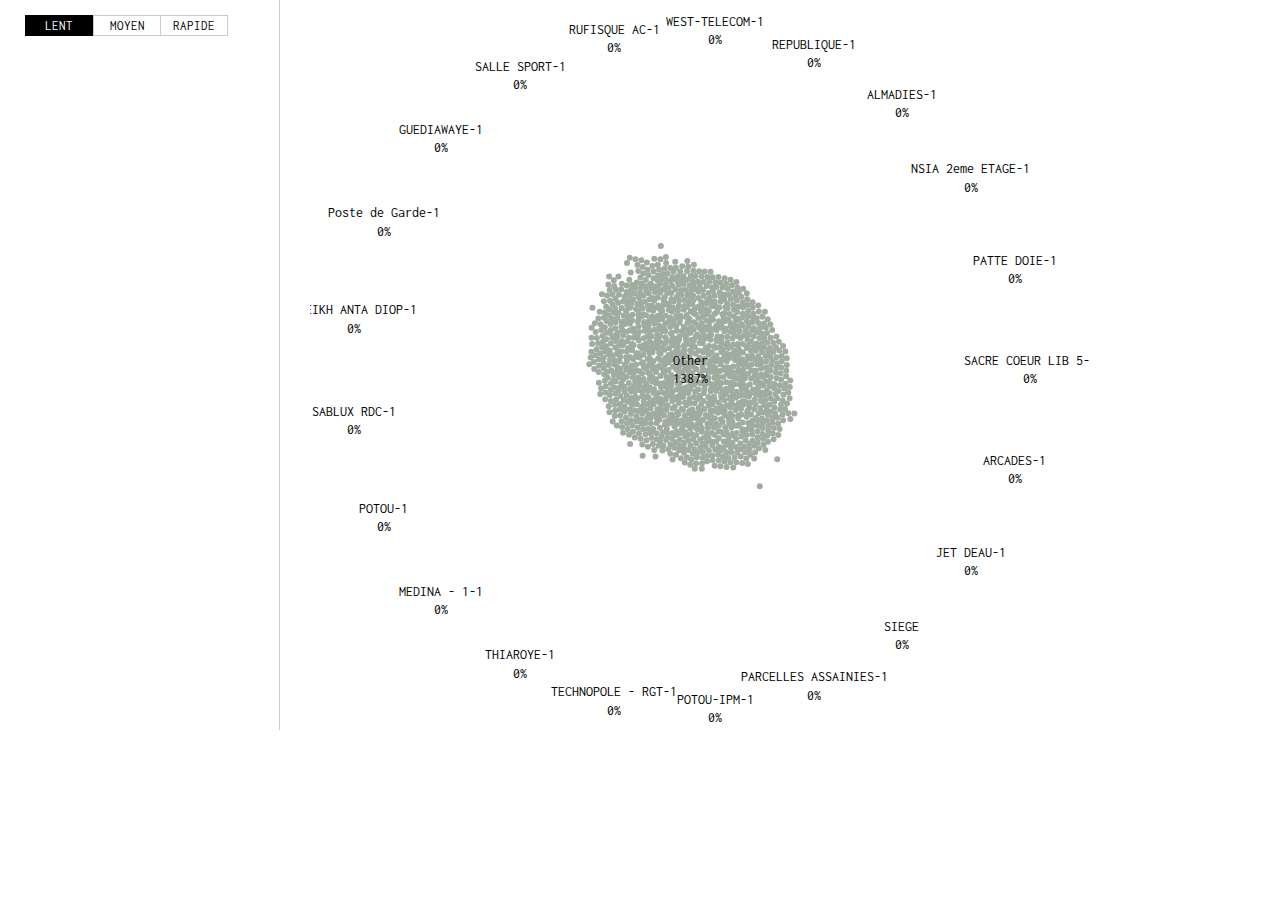
<file: month-October_November/octobreNovembre-Sonatel/index.html>
<!DOCTYPE html>
<head>
 <title>
  SONATEL SN
 </title>
 <link href="css/style.css" media="screen" rel="stylesheet" type="text/css"/>
 <link href="https://fonts.googleapis.com/css?family=Inconsolata" rel="stylesheet" type="text/css"/>
</head>
<meta charset="utf-8"/>

<meta http-equiv="refresh" content="1440">
<style>
 .node {
  stroke-width: 1.5px;
}
</style>
<body>
 <div id="main-wrapper">
  <div id="sidebar">
   <div id="current_time">

   </div>
   <div id="speed">

    <div class="togglebutton slow current" data-val="slow">
     Lent
    </div>
    <div class="togglebutton medium" data-val="medium">
     Moyen
    </div>
    <div class="togglebutton fast" data-val="fast">
     Rapide
    </div>

    <div class="clr">
    </div>
   </div>
   <div id="note">
   </div>
  </div>
  <div id="chart">
  </div>
  <div class="clr">
  </div>
 </div>
 <script src="js/d3-3-5-5.min.js"></script>
 <script>
  var USER_SPEED = "slow";

var width = 780,
    height = 800,
	padding = 1,
	maxRadius = 3;
	// color = d3.scale.category10();
	
var sched_objs = [],
	curr_minute = 0;

  var act_codes = [{'index': '0', 'short': 'SACRE COEUR LIB 5-1', 'desc': 'SACRE COEUR LIB 5-1'}, {'index': '1', 'short': 'ARCADES-1', 'desc': 'ARCADES-1'}, {'index': '2', 'short': 'JET DEAU-1', 'desc': 'JET DEAU-1'}, {'index': '3', 'short': 'SIEGE', 'desc': 'SIEGE'}, {'index': '4', 'short': 'PARCELLES ASSAINIES-1', 'desc': 'PARCELLES ASSAINIES-1'}, {'index': '5', 'short': 'POTOU-IPM-1', 'desc': 'POTOU-IPM-1'}, {'index': '6', 'short': 'TECHNOPOLE - RGT-1', 'desc': 'TECHNOPOLE - RGT-1'}, {'index': '7', 'short': 'THIAROYE-1', 'desc': 'THIAROYE-1'}, {'index': '8', 'short': 'MEDINA - 1-1', 'desc': 'MEDINA - 1-1'}, {'index': '9', 'short': 'POTOU-1', 'desc': 'POTOU-1'}, {'index': '10', 'short': 'SABLUX RDC-1', 'desc': 'SABLUX RDC-1'}, {'index': '11', 'short': 'CHEIKH ANTA DIOP-1', 'desc': 'CHEIKH ANTA DIOP-1'}, {'index': '12', 'short': 'Poste de Garde-1', 'desc': 'Poste de Garde-1'}, {'index': '13', 'short': 'GUEDIAWAYE-1', 'desc': 'GUEDIAWAYE-1'}, {'index': '14', 'short': 'SALLE SPORT-1', 'desc': 'SALLE SPORT-1'}, {'index': '15', 'short': 'RUFISQUE AC-1', 'desc': 'RUFISQUE AC-1'}, {'index': '16', 'short': 'WEST-TELECOM-1', 'desc': 'WEST-TELECOM-1'}, {'index': '17', 'short': 'REPUBLIQUE-1', 'desc': 'REPUBLIQUE-1'}, {'index': '18', 'short': 'ALMADIES-1', 'desc': 'ALMADIES-1'}, {'index': '19', 'short': 'NSIA 2eme ETAGE-1', 'desc': 'NSIA 2eme ETAGE-1'}, {'index': '20', 'short': 'PATTE DOIE-1', 'desc': 'PATTE DOIE-1'}, {'index': '21', 'short': 'Other', 'desc': 'Other'}];


var speeds = { "slow": 1000, "medium": 200, "fast": 50 };


var notes_index = 0;


// Activity to put in center of circle arrangement
var center_act = "Other",
	center_pt = { "x": 380, "y": 365 };


// Coordinates for activities
var foci = {};
act_codes.forEach(function(code, i) {
	if (code.desc == center_act) {
		foci[code.index] = center_pt;
	} else {
		var theta = 2 * Math.PI / (act_codes.length-1);
		foci[code.index] = {x: 250 * Math.cos(i * theta)+380, y: 250 * Math.sin(i * theta)+365 };
	}
});


// Start the SVG
var svg = d3.select("#chart").append("svg")
    .attr("width", width)
    .attr("height", height);


// Load data and let's do it.
d3.tsv("octobre4.tsv", function(error, data) {
	
	data.forEach(function(d) {
		var day_array = d.month.split(",");
		var activities = [];
		//Ajout de la position initiale et la durée de présence
		activities.push({'act': day_array[0], 'duration': +day_array[1]});
		for (var i=2; i < day_array.length; i=i+2) {
			activities.push({'act': day_array[i], 'duration': +day_array[i+1]});
		}
		sched_objs.push(activities);
	});
	
	// Used for percentages by minute
	var act_counts = { "0": 0, "1": 0, "2": 0, "3": 0, "4": 0, "5": 0, "6": 0, "7": 0, "8": 0, "9": 0, "10": 0, "11": 0,
     "12": 0, "13": 0, "14": 0, "15": 0, "16": 0, "17": 0, "18": 0, "19": 0, "20": 0, "21": 0 };
	
	// A node for each person's schedule
	var nodes = sched_objs.map(function(o,i) {
		var act = o[0].act;
		act_counts[act] += 1;
		var init_x = foci[act].x + Math.random();
		var init_y = foci[act].y + Math.random();
		return {
			act: act,
			radius: 3,
			x: init_x,
			y: init_y,
			color: color(act),
			moves: 0,
			next_move_time: o[0].duration,
			sched: o,
		}
	});

	var force = d3.layout.force()
		.nodes(nodes)
		.size([width, height])
		.gravity(0)
		.charge(0)
		.friction(.9)
		.on("tick", tick)
		.start();

	var circle = svg.selectAll("circle")
		.data(nodes)
	  .enter().append("circle")
		.attr("r", function(d) { return d.radius; })
		.style("fill", function(d) { return d.color; });
	
	// Activity labels
	var label = svg.selectAll("text")
		.data(act_codes)
	  .enter().append("text")
		.attr("class", "actlabel")
		.attr("x", function(d, i) {
			if (d.desc == center_act) {
				return center_pt.x;
			} else {
				var theta = 2 * Math.PI / (act_codes.length-1);
				return 340 * Math.cos(i * theta)+380;
			}
			
		})
		.attr("y", function(d, i) {
			if (d.desc == center_act) {
				return center_pt.y;
			} else {
				var theta = 2 * Math.PI / (act_codes.length-1);
				return 340 * Math.sin(i * theta)+365;
			}
			
		});
		
	label.append("tspan")
		.attr("x", function() { return d3.select(this.parentNode).attr("x"); })
		.attr("text-anchor", "middle")
		.text(function(d) {
			return d.short;
		});
	label.append("tspan")
		.attr("dy", "1.3em")
		.attr("x", function() { return d3.select(this.parentNode).attr("x"); })
		.attr("text-anchor", "middle")
		.attr("class", "actpct")
		.text(function(d) {
			return act_counts[d.index] + "%";
		});
		

	// Update nodes based on activity and duration
	function timer() {
		d3.range(nodes.length).map(function(i) {
			var curr_node = nodes[i],
				curr_moves = curr_node.moves; 

			// Time to go to next activity
			if (curr_node.next_move_time == curr_minute) {
				if (curr_node.moves == curr_node.sched.length-1) {
					curr_moves = 0;
				} else {
					curr_moves += 1;
				}
			
				// Subtract from current activity count
				act_counts[curr_node.act] -= 1;
			
				// Move on to next activity
				curr_node.act = curr_node.sched[ curr_moves ].act;
			
				// Add to new activity count
				act_counts[curr_node.act] += 1;
			
				curr_node.moves = curr_moves;
				curr_node.cx = foci[curr_node.act].x;
				curr_node.cy = foci[curr_node.act].y;
			
				nodes[i].next_move_time += nodes[i].sched[ curr_node.moves ].duration;
			}

		});

		force.resume();
		curr_minute += 1;

		// Update percentages
		label.selectAll("tspan.actpct")
			.text(function(d) {
				return readablePercent(act_counts[d.index]);
			});
	
		// Update time
		var true_minute = curr_minute % 1440;
		d3.select("#current_time").text(minutesToTime(true_minute));
		
		
		
		setTimeout(timer, speeds[USER_SPEED]);
	}
	setTimeout(timer, speeds[USER_SPEED]);
	
	
	
		
	function tick(e) {
	  var k = 0.04 * e.alpha;
  
	  // Push nodes toward their designated focus.
	  nodes.forEach(function(o, i) {
		var curr_act = o.act;
		
		// Make sleep more sluggish moving.
		if (curr_act == "0") {
			var damper = 0.6;
		} else {
			var damper = 1;
		}
		o.color = color(curr_act);
	    o.y += (foci[curr_act].y - o.y) * k * damper;
	    o.x += (foci[curr_act].x - o.x) * k * damper;
	  });

	  circle
	  	  .each(collide(.5))
	  	  .style("fill", function(d) { return d.color; })
	      .attr("cx", function(d) { return d.x; })
	      .attr("cy", function(d) { return d.y; });
	}


	// Resolve collisions between nodes.
	function collide(alpha) {
	  var quadtree = d3.geom.quadtree(nodes);
	  return function(d) {
	    var r = d.radius + maxRadius + padding,
	        nx1 = d.x - r,
	        nx2 = d.x + r,
	        ny1 = d.y - r,
	        ny2 = d.y + r;
	    quadtree.visit(function(quad, x1, y1, x2, y2) {
	      if (quad.point && (quad.point !== d)) {
	        var x = d.x - quad.point.x,
	            y = d.y - quad.point.y,
	            l = Math.sqrt(x * x + y * y),
	            r = d.radius + quad.point.radius + (d.act !== quad.point.act) * padding;
	        if (l < r) {
	          l = (l - r) / l * alpha;
	          d.x -= x *= l;
	          d.y -= y *= l;
	          quad.point.x += x;
	          quad.point.y += y;
	        }
	      }
	      return x1 > nx2 || x2 < nx1 || y1 > ny2 || y2 < ny1;
	    });
	  };
	}
	
	
	
	
	// Speed toggle
	d3.selectAll(".togglebutton")
      .on("click", function() {
        if (d3.select(this).attr("data-val") == "slow") {
            d3.select(".slow").classed("current", true);
			d3.select(".medium").classed("current", false);
            d3.select(".fast").classed("current", false);
        } else if (d3.select(this).attr("data-val") == "medium") {
            d3.select(".slow").classed("current", false);
			d3.select(".medium").classed("current", true);
            d3.select(".fast").classed("current", false);
        } 
		else {
            d3.select(".slow").classed("current", false);
			d3.select(".medium").classed("current", false);
			d3.select(".fast").classed("current", true);
        }
		
		USER_SPEED = d3.select(this).attr("data-val");
    });
}); // @end d3.tsv



function color(activity) {
	
	var colorByActivity = {
		"0": "#e0d400",
		"1": "#1c8af9",
		"2": "#51BC05",
		"3": "#FF7F00",
		"4": "#DB32A4",
		"5": "#00CDF8",
		"6": "#E63B60",
		"7": "#8E5649",
		"8": "#68c99e",
		"9": "#a477c8",
		"10": "#5C76EC",
		"11": "#E773C3",
		"12": "#799fd2",
		"13": "#038a6c",
		"14": "#cc87fa",
		"15": "#ee8e76",
		"16": "#bbbbbb",
		"17": "#3933FF",
		"18": "#FF3349",
		"19": "#C2A7AA",
		"20": "#24E31B",
		"21": "#A0AC9F",
	}
	
	return colorByActivity[activity];
	
}



// Output readable percent based on count.
function readablePercent(n) {
	
	var pct = 100 * n / 1462;
	if (pct < 1 && pct > 0) {
		pct = "<1%";
	} else {
		pct = Math.round(pct) + "%";
	}
	
	return pct;
}


//Function minutesToTime for visualization
/*function minutesToTime(m) {
   var minutes = (m) % 1440;
   var hh = Math.floor(minutes / 60);
   var mm = minutes % 60;
   if (hh < 10) {
   	hh = "0" + hh;
   }
   if (mm < 10) {
    mm = "0" + mm;
   }
   return hh + ":" + mm; 
}*/


 </script>
</body>
</file>
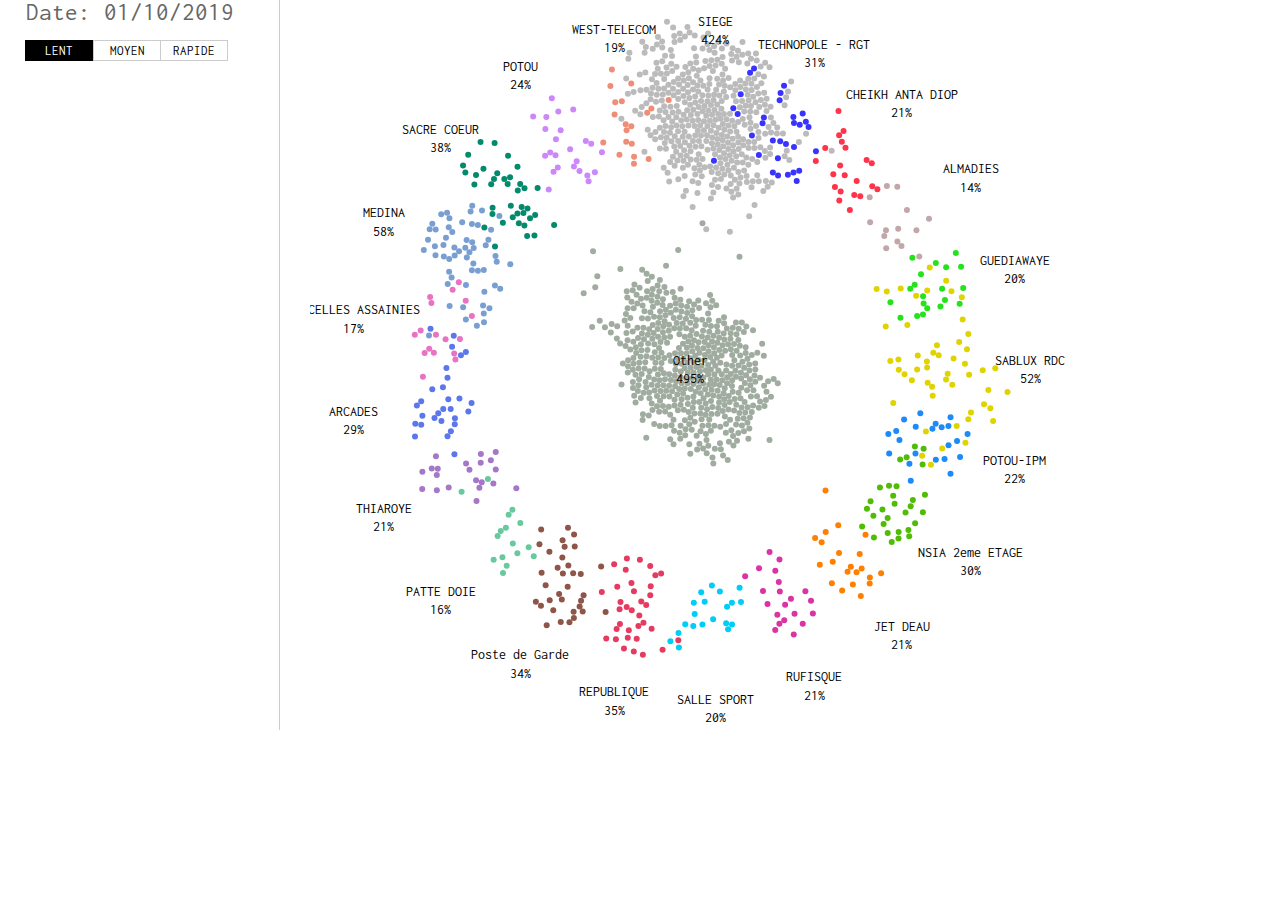
<file: versions/octobreNovembre-Sonatel/index.html>
<!DOCTYPE html>
<head>
 <title>
  SONATEL SN
 </title>
 <link href="css/style.css" media="screen" rel="stylesheet" type="text/css"/>
 <link href="https://fonts.googleapis.com/css?family=Inconsolata" rel="stylesheet" type="text/css"/>
</head>
<meta charset="utf-8"/>

<meta http-equiv="refresh" content="1440">
<style>
 .node {
  stroke-width: 1.5px;
}
</style>
<body>
 <div id="main-wrapper">
  <div id="sidebar">

   <div id="current_time">
   	 Date: 01/10/2019
   </div>
   <div id="speed">

    <div class="togglebutton slow current" data-val="slow">
     Lent
    </div>
    <div class="togglebutton medium" data-val="medium">
     Moyen
    </div>
    <div class="togglebutton fast" data-val="fast">
     Rapide
    </div>

    <div class="clr">
    </div>
   </div>
   <div id="note">
   </div>
  </div>
  <div id="chart">
  </div>
  <div class="clr">
  </div>
 </div>
 <script src="js/d3-3-5-5.min.js"></script>
 <script>
  var USER_SPEED = "slow";

var width = 780,
    height = 800,
	padding = 1,
	maxRadius = 3;
	// color = d3.scale.category10();
	
var sched_objs = [],
	curr_minute = 0;

  var act_codes = [{'index': '0', 'short': 'SABLUX RDC', 'desc': 'SABLUX RDC'}, {'index': '1', 'short': 'POTOU-IPM', 'desc': 'POTOU-IPM'}, {'index': '2', 'short': 'NSIA 2eme ETAGE', 'desc': 'NSIA 2eme ETAGE'}, {'index': '3', 'short': 'JET DEAU', 'desc': 'JET DEAU'}, {'index': '4', 'short': 'RUFISQUE', 'desc': 'RUFISQUE'}, {'index': '5', 'short': 'SALLE SPORT', 'desc': 'SALLE SPORT'}, {'index': '6', 'short': 'REPUBLIQUE', 'desc': 'REPUBLIQUE'}, {'index': '7', 'short': 'Poste de Garde', 'desc': 'Poste de Garde'}, {'index': '8', 'short': 'PATTE DOIE', 'desc': 'PATTE DOIE'}, {'index': '9', 'short': 'THIAROYE', 'desc': 'THIAROYE'}, {'index': '10', 'short': 'ARCADES', 'desc': 'ARCADES'}, {'index': '11', 'short': 'PARCELLES ASSAINIES', 'desc': 'PARCELLES ASSAINIES'}, {'index': '12', 'short': 'MEDINA', 'desc': 'MEDINA'}, {'index': '13', 'short': 'SACRE COEUR', 'desc': 'SACRE COEUR'}, {'index': '14', 'short': 'POTOU', 'desc': 'POTOU'}, {'index': '15', 'short': 'WEST-TELECOM', 'desc': 'WEST-TELECOM'}, {'index': '16', 'short': 'SIEGE', 'desc': 'SIEGE'}, {'index': '17', 'short': 'TECHNOPOLE - RGT', 'desc': 'TECHNOPOLE - RGT'}, {'index': '18', 'short': 'CHEIKH ANTA DIOP', 'desc': 'CHEIKH ANTA DIOP'}, {'index': '19', 'short': 'ALMADIES', 'desc': 'ALMADIES'}, {'index': '20', 'short': 'GUEDIAWAYE', 'desc': 'GUEDIAWAYE'}, {'index': '21', 'short': 'Other', 'desc': 'Other'}];


var speeds = { "slow": 1000, "medium": 200, "fast": 50 };


var notes_index = 0;


// Activity to put in center of circle arrangement
var center_act = "Other",
	center_pt = { "x": 380, "y": 365 };


// Coordinates for activities
var foci = {};
act_codes.forEach(function(code, i) {
	if (code.desc == center_act) {
		foci[code.index] = center_pt;
	} else {
		var theta = 2 * Math.PI / (act_codes.length-1);
		foci[code.index] = {x: 250 * Math.cos(i * theta)+380, y: 250 * Math.sin(i * theta)+365 };
	}
});


// Start the SVG
var svg = d3.select("#chart").append("svg")
    .attr("width", width)
    .attr("height", height);


// Load data and let's do it.
d3.tsv("file.tsv", function(error, data) {
	
	data.forEach(function(d) {
		var day_array = d.day.split(",");
		var activities = [];
		//Ajout de la position initiale et la durée de présence
		activities.push({'act': day_array[0], 'duration': +day_array[1]});
		for (var i=2; i < day_array.length; i=i+2) {
			activities.push({'act': day_array[i], 'duration': +day_array[i+1]});
		}
		sched_objs.push(activities);
	});
	
	// Used for percentages by minute
	var act_counts = { "0": 0, "1": 0, "2": 0, "3": 0, "4": 0, "5": 0, "6": 0, "7": 0, "8": 0, "9": 0, "10": 0, "11": 0,
     "12": 0, "13": 0, "14": 0, "15": 0, "16": 0, "17": 0, "18": 0, "19": 0, "20": 0, "21": 0 };
	
	// A node for each person's schedule
	var nodes = sched_objs.map(function(o,i) {
		var act = o[0].act;
		act_counts[act] += 1;
		var init_x = foci[act].x + Math.random();
		var init_y = foci[act].y + Math.random();
		return {
			act: act,
			radius: 3,
			x: init_x,
			y: init_y,
			color: color(act),
			moves: 0,
			next_move_time: o[0].duration,
			sched: o,
		}
	});

	var force = d3.layout.force()
		.nodes(nodes)
		.size([width, height])
		.gravity(0)
		.charge(0)
		.friction(.9)
		.on("tick", tick)
		.start();

	var circle = svg.selectAll("circle")
		.data(nodes)
	  .enter().append("circle")
		.attr("r", function(d) { return d.radius; })
		.style("fill", function(d) { return d.color; });
	
	// Activity labels
	var label = svg.selectAll("text")
		.data(act_codes)
	  .enter().append("text")
		.attr("class", "actlabel")
		.attr("x", function(d, i) {
			if (d.desc == center_act) {
				return center_pt.x;
			} else {
				var theta = 2 * Math.PI / (act_codes.length-1);
				return 340 * Math.cos(i * theta)+380;
			}
			
		})
		.attr("y", function(d, i) {
			if (d.desc == center_act) {
				return center_pt.y;
			} else {
				var theta = 2 * Math.PI / (act_codes.length-1);
				return 340 * Math.sin(i * theta)+365;
			}
			
		});
		
	label.append("tspan")
		.attr("x", function() { return d3.select(this.parentNode).attr("x"); })
		.attr("text-anchor", "middle")
		.text(function(d) {
			return d.short;
		});
	label.append("tspan")
		.attr("dy", "1.3em")
		.attr("x", function() { return d3.select(this.parentNode).attr("x"); })
		.attr("text-anchor", "middle")
		.attr("class", "actpct")
		.text(function(d) {
			return act_counts[d.index] + "%";
		});
		

	// Update nodes based on activity and duration
	function timer() {
		d3.range(nodes.length).map(function(i) {
			var curr_node = nodes[i],
				curr_moves = curr_node.moves; 

			// Time to go to next activity
			if (curr_node.next_move_time == curr_minute) {
				if (curr_node.moves == curr_node.sched.length-1) {
					curr_moves = 0;
				} else {
					curr_moves += 1;
				}
			
				// Subtract from current activity count
				act_counts[curr_node.act] -= 1;
			
				// Move on to next activity
				curr_node.act = curr_node.sched[ curr_moves ].act;
			
				// Add to new activity count
				act_counts[curr_node.act] += 1;
			
				curr_node.moves = curr_moves;
				curr_node.cx = foci[curr_node.act].x;
				curr_node.cy = foci[curr_node.act].y;
			
				nodes[i].next_move_time += nodes[i].sched[ curr_node.moves ].duration;
			}

		});

		force.resume();
		curr_minute += 1;

		// Update percentages
		label.selectAll("tspan.actpct")
			.text(function(d) {
				return readablePercent(act_counts[d.index]);
			});
	
		// Update time
		var true_minute = curr_minute % (61*7);	// 61 represents the number of days and 7 represents 7 seconds
		d3.select("#current_time").text(minutesToTime(true_minute));

		
		
		
		setTimeout(timer, speeds[USER_SPEED]);
		//setTimeout(timer, 5000);
	}
	setTimeout(timer, speeds[USER_SPEED]);
	//setTimeout(timer, 5000);
	
	
		
	function tick(e) {
	  var k = 0.04 * e.alpha;
  
	  // Push nodes toward their designated focus.
	  nodes.forEach(function(o, i) {
		var curr_act = o.act;
		
		// Make sleep more sluggish moving.
		if (curr_act == "0") {
			var damper = 0.6;
		} else {
			var damper = 1;
		}
		o.color = color(curr_act);
	    o.y += (foci[curr_act].y - o.y) * k * damper;
	    o.x += (foci[curr_act].x - o.x) * k * damper;
	  });

	  circle
	  	  .each(collide(.5))
	  	  .style("fill", function(d) { return d.color; })
	      .attr("cx", function(d) { return d.x; })
	      .attr("cy", function(d) { return d.y; });
	}


	// Resolve collisions between nodes.
	function collide(alpha) {
	  var quadtree = d3.geom.quadtree(nodes);
	  return function(d) {
	    var r = d.radius + maxRadius + padding,
	        nx1 = d.x - r,
	        nx2 = d.x + r,
	        ny1 = d.y - r,
	        ny2 = d.y + r;
	    quadtree.visit(function(quad, x1, y1, x2, y2) {
	      if (quad.point && (quad.point !== d)) {
	        var x = d.x - quad.point.x,
	            y = d.y - quad.point.y,
	            l = Math.sqrt(x * x + y * y),
	            r = d.radius + quad.point.radius + (d.act !== quad.point.act) * padding;
	        if (l < r) {
	          l = (l - r) / l * alpha;
	          d.x -= x *= l;
	          d.y -= y *= l;
	          quad.point.x += x;
	          quad.point.y += y;
	        }
	      }
	      return x1 > nx2 || x2 < nx1 || y1 > ny2 || y2 < ny1;
	    });
	  };
	}
	
	
	
	
	// Speed toggle
	d3.selectAll(".togglebutton")
      .on("click", function() {
        if (d3.select(this).attr("data-val") == "slow") {
            d3.select(".slow").classed("current", true);
			d3.select(".medium").classed("current", false);
            d3.select(".fast").classed("current", false);
        } else if (d3.select(this).attr("data-val") == "medium") {
            d3.select(".slow").classed("current", false);
			d3.select(".medium").classed("current", true);
            d3.select(".fast").classed("current", false);
        } 
		else {
            d3.select(".slow").classed("current", false);
			d3.select(".medium").classed("current", false);
			d3.select(".fast").classed("current", true);
        }
		
		USER_SPEED = d3.select(this).attr("data-val");
    });
}); // @end d3.tsv



function color(activity) {
	
	var colorByActivity = {
		"0": "#e0d400",
		"1": "#1c8af9",
		"2": "#51BC05",
		"3": "#FF7F00",
		"4": "#DB32A4",
		"5": "#00CDF8",
		"6": "#E63B60",
		"7": "#8E5649",
		"8": "#68c99e",
		"9": "#a477c8",
		"10": "#5C76EC",
		"11": "#E773C3",
		"12": "#799fd2",
		"13": "#038a6c",
		"14": "#cc87fa",
		"15": "#ee8e76",
		"16": "#bbbbbb",
		"17": "#3933FF",
		"18": "#FF3349",
		"19": "#C2A7AA",
		"20": "#24E31B",
		"21": "#A0AC9F",
	}
	
	return colorByActivity[activity];
	
}



// Output readable percent based on count.
function readablePercent(n) {
	
	var pct = 100 * n / 1462;
	if (pct < 1 && pct > 0) {
		pct = "<1%";
	} else {
		pct = Math.round(pct) + "%";
	}
	
	return pct;
}


//Function minutesToTime for visualization
var dates = ['01/10/2019', '02/10/2019', '03/10/2019', '04/10/2019', '05/10/2019', '06/10/2019', '07/10/2019', '08/10/2019', '09/10/2019', '10/10/2019', '11/10/2019', '12/10/2019', '13/10/2019', '14/10/2019', '15/10/2019', '16/10/2019', '17/10/2019', '18/10/2019', '19/10/2019', '20/10/2019', '21/10/2019', '22/10/2019', '23/10/2019', '24/10/2019', '25/10/2019', '26/10/2019', '27/10/2019', '28/10/2019', '29/10/2019', '30/10/2019', '31/10/2019', '01/11/2019', '02/11/2019', '03/11/2019', '04/11/2019', '05/11/2019', '06/11/2019', '07/11/2019', '08/11/2019', '09/11/2019', '10/11/2019', '11/11/2019', '12/11/2019', '13/11/2019', '14/11/2019', '15/11/2019', '16/11/2019', '17/11/2019', '18/11/2019', '19/11/2019', '20/11/2019', '21/11/2019', '22/11/2019', '23/11/2019', '24/11/2019', '25/11/2019', '26/11/2019', '27/11/2019', '28/11/2019', '29/11/2019', '30/11/2019'];

function minutesToTime(m) {
   if(m%7 == 0){
   	var entiere = (m - m%7) / 7 //Permet d'obtenir le diviseur
   	return "Date: " + dates[entiere];
   }
   else{
   	var text = document.getElementById("current_time").innerText;
   	return text;
	}
}

 </script>
</body>
</file>
<file: month-October_November/octobreNovembre-Sonatel/css/style.css>
html,body,div,span,applet,object,iframe,h1,h2,h3,h4,h5,h6,p,blockquote,pre,a,abbr,acronym,address,big,cite,code,del,dfn,em,img,ins,kbd,q,s,samp,small,strike,strong,sub,sup,tt,var,b,u,i,center,dl,dt,dd,ol,ul,li,fieldset,form,label,legend,table,caption,tbody,tfoot,thead,tr,th,td,article,aside,canvas,details,embed,figure,figcaption,footer,header,hgroup,menu,nav,output,ruby,section,summary,time,mark,audio,video{margin:0;padding:0;border:0;font-size:100%;font:inherit;vertical-align:baseline}article,aside,details,figcaption,figure,footer,header,hgroup,menu,nav,section{display:block}body{line-height:1}ol,ul{list-style:none}blockquote,q{quotes:none}blockquote:before,blockquote:after,q:before,q:after{content:'';content:none}table{border-collapse:collapse;border-spacing:0}#main-wrapper{font-family:inconsolata,Monaco,lucida console,Consolas,courier new;font-size:14px;width:1090px}#sidebar{width:259px;float:left;margin-right:30px;padding-right:20px;border-right:1px solid #ccc;height:730px}#current_time{font-size:70px;color:#666;text-align:center}#chart{float:left}#speed{font-family:inconsolata,Monaco,lucida console,Consolas,courier new;font-size:13px;text-transform:uppercase;margin:15px 0 20px 25px}#speed .togglebutton{padding:3px;text-align:center;border:1px solid #ccc;cursor:pointer;float:left;width:60px}#speed .togglebutton.slow{border-right:none}#speed .togglebutton.fast{border-left:none}#speed .togglebutton.current{color:#fff;background:#000;border:1px solid #000}#note{position:relative;color:#fff;padding-left:5px;font-family:mercury ssm a,mercury ssm b;font-style:italic;font-weight:400;font-size:14px;line-height:1.4em}#cite{position:absolute;border-top:1px solid #ccc;padding-top:20px;top:640px;font-size:12px;line-height:1.4em;width:259px}circle{}.line{stroke-width:.1px}a{color:#821122;text-decoration:none;border-bottom:1px solid #ccc}a:hover{border-bottom:1px solid #821122}.clr{clear:both}
</file>
<file: versions/octobreNovembre-Sonatel/css/style.css>
html,body,div,span,applet,object,iframe,h1,h2,h3,h4,h5,h6,p,blockquote,pre,a,abbr,acronym,address,big,cite,code,del,dfn,em,img,ins,kbd,q,s,samp,small,strike,strong,sub,sup,tt,var,b,u,i,center,dl,dt,dd,ol,ul,li,fieldset,form,label,legend,table,caption,tbody,tfoot,thead,tr,th,td,article,aside,canvas,details,embed,figure,figcaption,footer,header,hgroup,menu,nav,output,ruby,section,summary,time,mark,audio,video{margin:0;padding:0;border:0;font-size:100%;font:inherit;vertical-align:baseline}article,aside,details,figcaption,figure,footer,header,hgroup,menu,nav,section{display:block}body{line-height:1}ol,ul{list-style:none}blockquote,q{quotes:none}blockquote:before,blockquote:after,q:before,q:after{content:'';content:none}table{border-collapse:collapse;border-spacing:0}#main-wrapper{font-family:inconsolata,Monaco,lucida console,Consolas,courier new;font-size:14px;width:1090px}#sidebar{width:259px;float:left;margin-right:30px;padding-right:20px;border-right:1px solid #ccc;height:730px}#current_time{font-size:25px;color:#666;text-align:center}#chart{float:left}#speed{font-family:inconsolata,Monaco,lucida console,Consolas,courier new;font-size:13px;text-transform:uppercase;margin:15px 0 20px 25px}#speed .togglebutton{padding:3px;text-align:center;border:1px solid #ccc;cursor:pointer;float:left;width:60px}#speed .togglebutton.slow{border-right:none}#speed .togglebutton.fast{border-left:none}#speed .togglebutton.current{color:#fff;background:#000;border:1px solid #000}#note{position:relative;color:#fff;padding-left:5px;font-family:mercury ssm a,mercury ssm b;font-style:italic;font-weight:400;font-size:14px;line-height:1.4em}#cite{position:absolute;border-top:1px solid #ccc;padding-top:20px;top:640px;font-size:12px;line-height:1.4em;width:259px}circle{}.line{stroke-width:.1px}a{color:#821122;text-decoration:none;border-bottom:1px solid #ccc}a:hover{border-bottom:1px solid #821122}.clr{clear:both}
</file>
